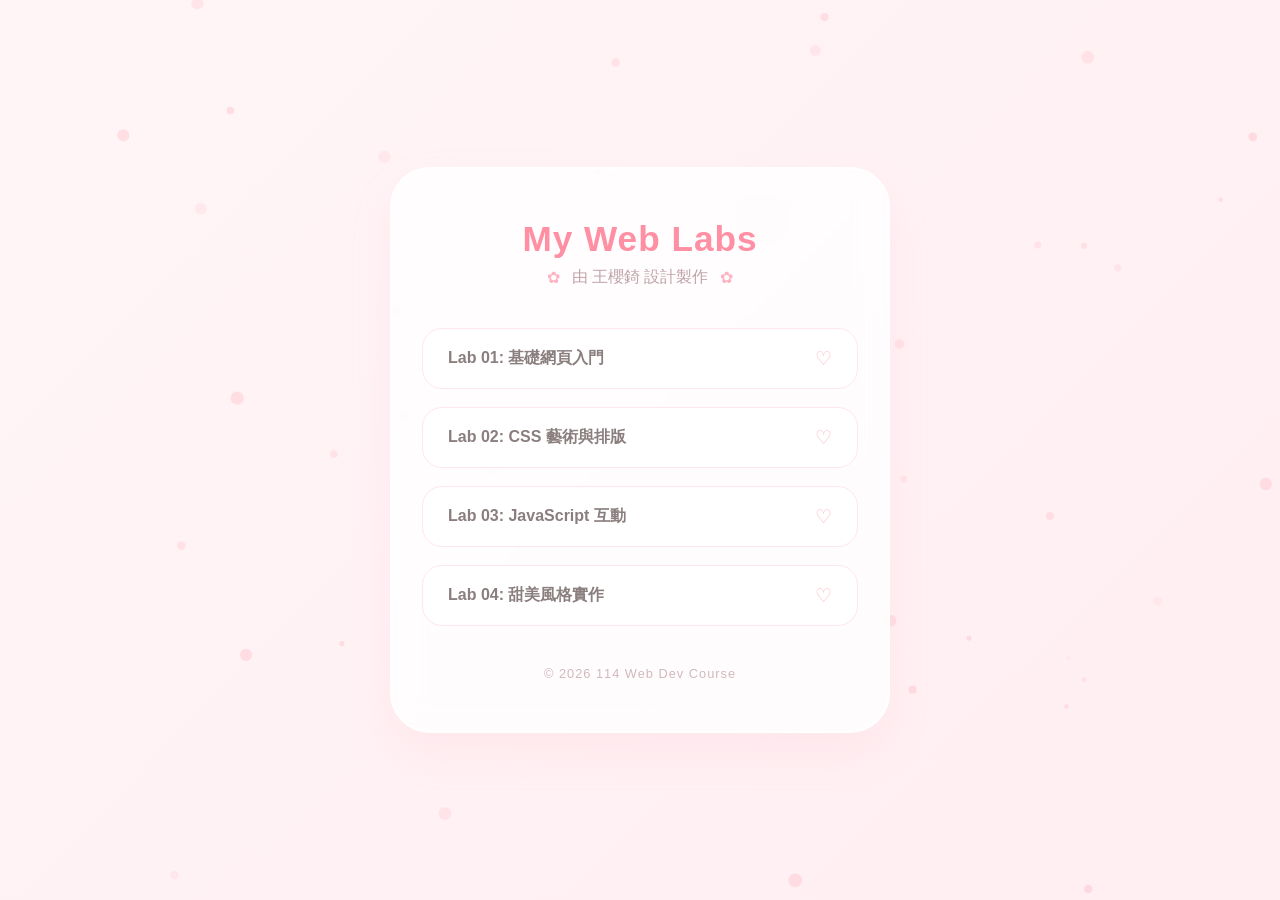
<file: index.html>
<!DOCTYPE html>
<html lang="zh-Hant">
<head>
    <meta charset="UTF-8">
    <meta name="viewport" content="width=device-width, initial-scale=1.0">
    <title>114 Web Labs - 櫻錡的練習作品集</title>
    <style>
        /* 基本重置與字體 */
        * {
            margin: 0;
            padding: 0;
            box-sizing: border-box;
            font-family: "PingFang TC", "Heiti TC", "Microsoft JhengHei", sans-serif;
        }

        body {
            background-color: #fffafa; /* 輕盈的雪白色 */
            color: #7a6e6e; /* 溫柔的灰褐色 */
            overflow-x: hidden;
            min-height: 100vh;
            display: flex;
            justify-content: center;
            align-items: center;
        }

        /* Canvas 背景樣式 - 夢幻泡泡感 */
        #bgCanvas {
            position: fixed;
            top: 0;
            left: 0;
            width: 100%;
            height: 100%;
            z-index: -1;
            background: linear-gradient(135deg, #fff5f7 0%, #ffeef2 100%);
        }

        /* 內容容器 */
        .container {
            width: 90%;
            max-width: 500px;
            text-align: center;
            z-index: 1;
            padding: 50px 30px;
            background: rgba(255, 255, 255, 0.8);
            backdrop-filter: blur(15px); /* 玻璃擬態 */
            border-radius: 40px; /* 超圓潤轉角 */
            border: 2px solid #ffffff;
            box-shadow: 0 20px 40px rgba(255, 182, 193, 0.15);
        }

        /* 標題與名字 */
        h1 {
            font-size: 2.2rem;
            font-weight: 700;
            margin-bottom: 8px;
            color: #ff8fa3; /* 甜美主色 */
            letter-spacing: 1px;
        }

        .author-name {
            font-size: 1rem;
            color: #bfa3a8;
            margin-bottom: 40px;
            display: flex;
            align-items: center;
            justify-content: center;
            gap: 12px;
        }

        .author-name::before, .author-name::after {
            content: "✿"; /* 用可愛的小花代替橫線 */
            color: #ffb3c1;
        }

        /* 導覽連結清單 */
        .nav-list {
            display: flex;
            flex-direction: column;
            gap: 18px;
        }

        .nav-item {
            text-decoration: none;
            background: #ffffff;
            padding: 18px 25px;
            border-radius: 20px;
            color: #8a7e7e;
            display: flex;
            justify-content: space-between;
            align-items: center;
            transition: all 0.3s ease;
            border: 1px solid #ffe5ec;
        }

        .nav-item:hover {
            background: #fff0f3;
            transform: translateY(-3px);
            border-color: #ffb3c1;
            box-shadow: 0 10px 20px rgba(255, 143, 163, 0.1);
        }

        .nav-item h3 {
            font-size: 1rem;
            font-weight: 600;
        }

        .nav-item .arrow {
            color: #ffb3c1;
            font-size: 1.2rem;
            transition: transform 0.3s ease;
        }

        .nav-item:hover .arrow {
            transform: translateX(5px);
        }

        /* 底部裝飾 */
        footer {
            margin-top: 40px;
            font-size: 0.8rem;
            color: #d1b8bc;
            letter-spacing: 1px;
        }
    </style>
</head>
<body>

    <canvas id="bgCanvas"></canvas>

    <div class="container">
        <header>
            <h1>My Web Labs</h1>
            <div class="author-name">由 王櫻錡 設計製作</div>
        </header>

        <nav class="nav-list">
            <a href="lab1/index.html" class="nav-item">
                <h3>Lab 01: 基礎網頁入門</h3>
                <span class="arrow">♡</span>
            </a>
            <a href="lab2/index.html" class="nav-item">
                <h3>Lab 02: CSS 藝術與排版</h3>
                <span class="arrow">♡</span>
            </a>
            <a href="lab3/index.html" class="nav-item">
                <h3>Lab 03: JavaScript 互動</h3>
                <span class="arrow">♡</span>
            </a>
            <a href="lab4/index.html" class="nav-item">
                <h3>Lab 04: 甜美風格實作</h3>
                <span class="arrow">♡</span>
            </a>
        </nav>

        <footer>
            &copy; 2026 114 Web Dev Course
        </footer>
    </div>

    <script>
        const canvas = document.getElementById('bgCanvas');
        const ctx = canvas.getContext('2d');
        let particles = [];

        function init() {
            canvas.width = window.innerWidth;
            canvas.height = window.innerHeight;
            particles = [];
            for (let i = 0; i < 50; i++) {
                particles.push({
                    x: Math.random() * canvas.width,
                    y: Math.random() * canvas.height,
                    radius: Math.random() * 5 + 2, // 泡泡大一點
                    speedX: (Math.random() - 0.5) * 0.3,
                    speedY: (Math.random() - 0.5) * 0.3,
                    opacity: Math.random() * 0.3 + 0.1
                });
            }
        }

        function draw() {
            ctx.clearRect(0, 0, canvas.width, canvas.height);
            particles.forEach(p => {
                ctx.beginPath();
                ctx.arc(p.x, p.y, p.radius, 0, Math.PI * 2);
                ctx.fillStyle = `rgba(255, 182, 193, ${p.opacity})`; // 粉色泡泡
                ctx.fill();
                p.x += p.speedX;
                p.y += p.speedY;
                if (p.x < 0 || p.x > canvas.width) p.speedX *= -1;
                if (p.y < 0 || p.y > canvas.height) p.speedY *= -1;
            });
            requestAnimationFrame(draw);
        }

        window.addEventListener('resize', init);
        init();
        draw();
    </script>
</body>
</html>
</file>
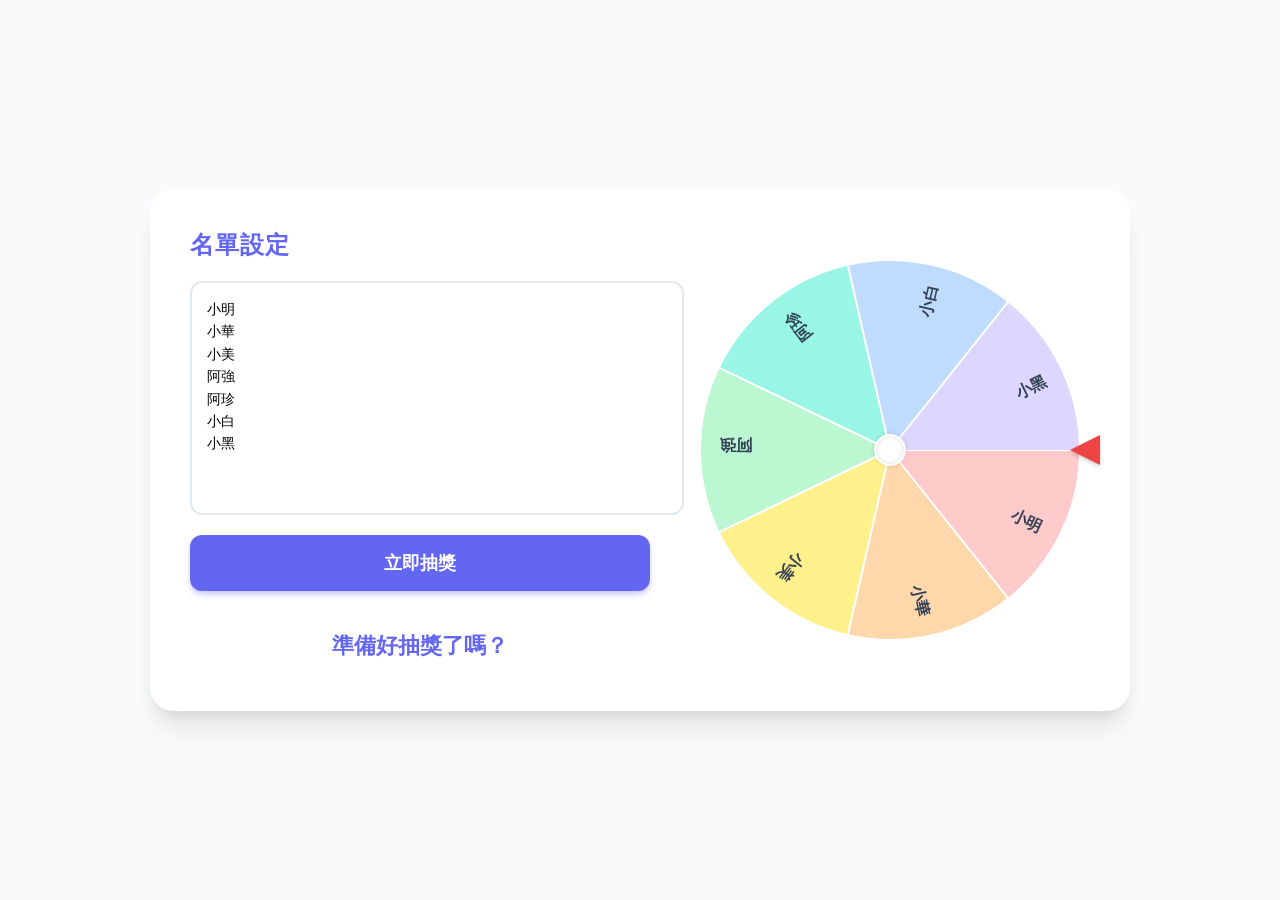
<file: lab1/index.html>
<!DOCTYPE html>
<html lang="zh-TW">
<head>
    <meta charset="UTF-8">
    <meta name="viewport" content="width=device-width, initial-scale=1.0">
    <title>時尚隨機抽籤轉盤</title>
    <style>
        :root {
            --primary-color: #6366f1;
            --bg-color: #f8fafc;
            --card-bg: #ffffff;
            --text-color: #1e293b;
        }

        body {
            font-family: 'PingFang TC', 'Microsoft JhengHei', sans-serif;
            background-color: var(--bg-color);
            color: var(--text-color);
            margin: 0;
            display: flex;
            justify-content: center;
            align-items: center;
            min-height: 100vh;
        }

        .app-container {
            display: flex;
            flex-direction: row;
            gap: 40px;
            background: var(--card-bg);
            padding: 40px;
            border-radius: 24px;
            box-shadow: 0 20px 25px -5px rgba(0, 0, 0, 0.1), 0 10px 10px -5px rgba(0, 0, 0, 0.04);
            max-width: 900px;
            width: 95%;
            transition: all 0.3s ease;
        }

        @media (max-width: 768px) {
            .app-container {
                flex-direction: column;
                align-items: center;
                padding: 20px;
            }
        }

        /* 左側控制區 */
        .controls {
            flex: 1;
            display: flex;
            flex-direction: column;
            gap: 20px;
            min-width: 280px;
        }

        h2 {
            margin: 0;
            font-size: 1.5rem;
            color: var(--primary-color);
            letter-spacing: 1px;
        }

        textarea {
            width: 100%;
            height: 200px;
            padding: 15px;
            border: 2px solid #e2e8f0;
            border-radius: 12px;
            font-size: 14px;
            line-height: 1.6;
            resize: none;
            outline: none;
            transition: border-color 0.2s;
        }

        textarea:focus {
            border-color: var(--primary-color);
        }

        .spin-btn {
            background-color: var(--primary-color);
            color: white;
            border: none;
            padding: 16px;
            border-radius: 12px;
            font-size: 18px;
            font-weight: 600;
            cursor: pointer;
            transition: transform 0.1s, background-color 0.2s;
            box-shadow: 0 4px 6px -1px rgba(99, 102, 241, 0.4);
        }

        .spin-btn:hover {
            background-color: #4f46e5;
            transform: translateY(-2px);
        }

        .spin-btn:active {
            transform: translateY(0);
        }

        .spin-btn:disabled {
            background-color: #94a3b8;
            cursor: not-allowed;
            box-shadow: none;
        }

        /* 右側轉盤區 */
        .wheel-container {
            position: relative;
            display: flex;
            flex-direction: column;
            align-items: center;
            justify-content: center;
        }

        canvas {
            max-width: 100%;
            height: auto;
        }

        /* 指針 */
        .pointer {
            position: absolute;
            top: 50%;
            right: -10px;
            transform: translateY(-50%);
            width: 0;
            height: 0;
            border-top: 15px solid transparent;
            border-bottom: 15px solid transparent;
            border-right: 30px solid #ef4444; /* 紅色指針 */
            z-index: 10;
            filter: drop-shadow(0 2px 2px rgba(0,0,0,0.2));
        }

        .result-display {
            margin-top: 20px;
            height: 40px;
            font-size: 22px;
            font-weight: 700;
            color: var(--primary-color);
            text-align: center;
        }
    </style>
</head>
<body>

    <div class="app-container">
        <!-- 左側：輸入名單 -->
        <div class="controls">
            <h2>名單設定</h2>
            <textarea id="nameList" placeholder="輸入名單（每行一個）">小明
小華
小美
阿強
阿珍
小白
小黑</textarea>
            <button class="spin-btn" id="spinBtn" onclick="startSpin()">立即抽獎</button>
            <div id="result" class="result-display">準備好抽獎了嗎？</div>
        </div>

        <!-- 右側：轉盤畫布 -->
        <div class="wheel-container">
            <div class="pointer"></div>
            <canvas id="wheelCanvas" width="400" height="400"></canvas>
        </div>
    </div>

    <script>
        const canvas = document.getElementById('wheelCanvas');
        const ctx = canvas.getContext('2d');
        const nameInput = document.getElementById('nameList');
        const resultDisplay = document.getElementById('result');
        const spinBtn = document.getElementById('spinBtn');

        let names = [];
        let currentAngle = 0; // 當前旋轉角度
        let isSpinning = false;
        
        // 時尚配色清單
        const colors = [
            '#fecaca', '#fed7aa', '#fef08a', '#bbf7d0', 
            '#99f6e4', '#bfdbfe', '#ddd6fe', '#f5d0fe'
        ];

        // 初始化與事件監聽
        function init() {
            updateNames();
            nameInput.addEventListener('input', () => {
                if (!isSpinning) {
                    updateNames();
                    drawWheel();
                }
            });
            drawWheel();
        }

        function updateNames() {
            names = nameInput.value.split('\n')
                .map(n => n.trim())
                .filter(n => n !== "");
        }

        function drawWheel() {
            const centerX = canvas.width / 2;
            const centerY = canvas.height / 2;
            const radius = canvas.width / 2 - 10;

            ctx.clearRect(0, 0, canvas.width, canvas.height);

            if (names.length === 0) {
                // 空狀態
                ctx.beginPath();
                ctx.arc(centerX, centerY, radius, 0, 2 * Math.PI);
                ctx.fillStyle = '#f1f5f9';
                ctx.fill();
                ctx.strokeStyle = '#e2e8f0';
                ctx.stroke();
                return;
            }

            const arcSize = (2 * Math.PI) / names.length;

            names.forEach((name, i) => {
                const angle = currentAngle + i * arcSize;
                
                // 畫扇形
                ctx.beginPath();
                ctx.moveTo(centerX, centerY);
                ctx.arc(centerX, centerY, radius, angle, angle + arcSize);
                ctx.fillStyle = colors[i % colors.length];
                ctx.fill();
                ctx.strokeStyle = '#ffffff';
                ctx.lineWidth = 2;
                ctx.stroke();

                // 畫文字
                ctx.save();
                ctx.translate(centerX, centerY);
                ctx.rotate(angle + arcSize / 2);
                ctx.textAlign = "right";
                ctx.fillStyle = "#334155";
                ctx.font = "bold 16px sans-serif";
                ctx.fillText(name, radius - 20, 10);
                ctx.restore();
            });

            // 畫中心圓
            ctx.beginPath();
            ctx.arc(centerX, centerY, 15, 0, 2 * Math.PI);
            ctx.fillStyle = "#ffffff";
            ctx.fill();
            ctx.shadowBlur = 5;
            ctx.shadowColor = "rgba(0,0,0,0.2)";
            ctx.stroke();
        }

        function startSpin() {
            if (isSpinning || names.length === 0) return;

            isSpinning = true;
            spinBtn.disabled = true;
            resultDisplay.innerText = "旋轉中...";

            // 隨機旋轉力度 (隨機增加 10~20 圈再停下)
            let rotationSpeed = 0.2 + Math.random() * 0.2; // 初始速度
            const friction = 0.985; // 摩擦力，數字越大轉越久
            
            function animate() {
                currentAngle += rotationSpeed;
                rotationSpeed *= friction; // 模擬減速

                drawWheel();

                if (rotationSpeed > 0.002) {
                    requestAnimationFrame(animate);
                } else {
                    stopSpin();
                }
            }
            animate();
        }

        function stopSpin() {
            isSpinning = false;
            spinBtn.disabled = false;

            // 計算指針指向的名字 (指針在右側，即 0 或 2PI 位置)
            // 因為 canvas 座標系統中 0 是右邊，所以我們看當前角度在對準誰
            const arcSize = (2 * Math.PI) / names.length;
            
            // 歸一化角度到 0 ~ 2PI 之間
            let normalizedAngle = currentAngle % (2 * Math.PI);
            // 修正：指針在 0 度位置，我們需要計算哪個扇形包含 0 度
            // 扇形 i 的範圍是 [currentAngle + i*arc, currentAngle + (i+1)*arc]
            // 反推：(0 - currentAngle) / arcSize
            let winningIndex = Math.floor((2 * Math.PI - normalizedAngle) / arcSize) % names.length;
            
            if (winningIndex < 0) winningIndex += names.length;

            const winner = names[winningIndex];
            resultDisplay.innerText = `恭喜中獎：${winner} 🎉`;
        }

        // 啟動程式
        init();
    </script>
</body>
</html>
</file>
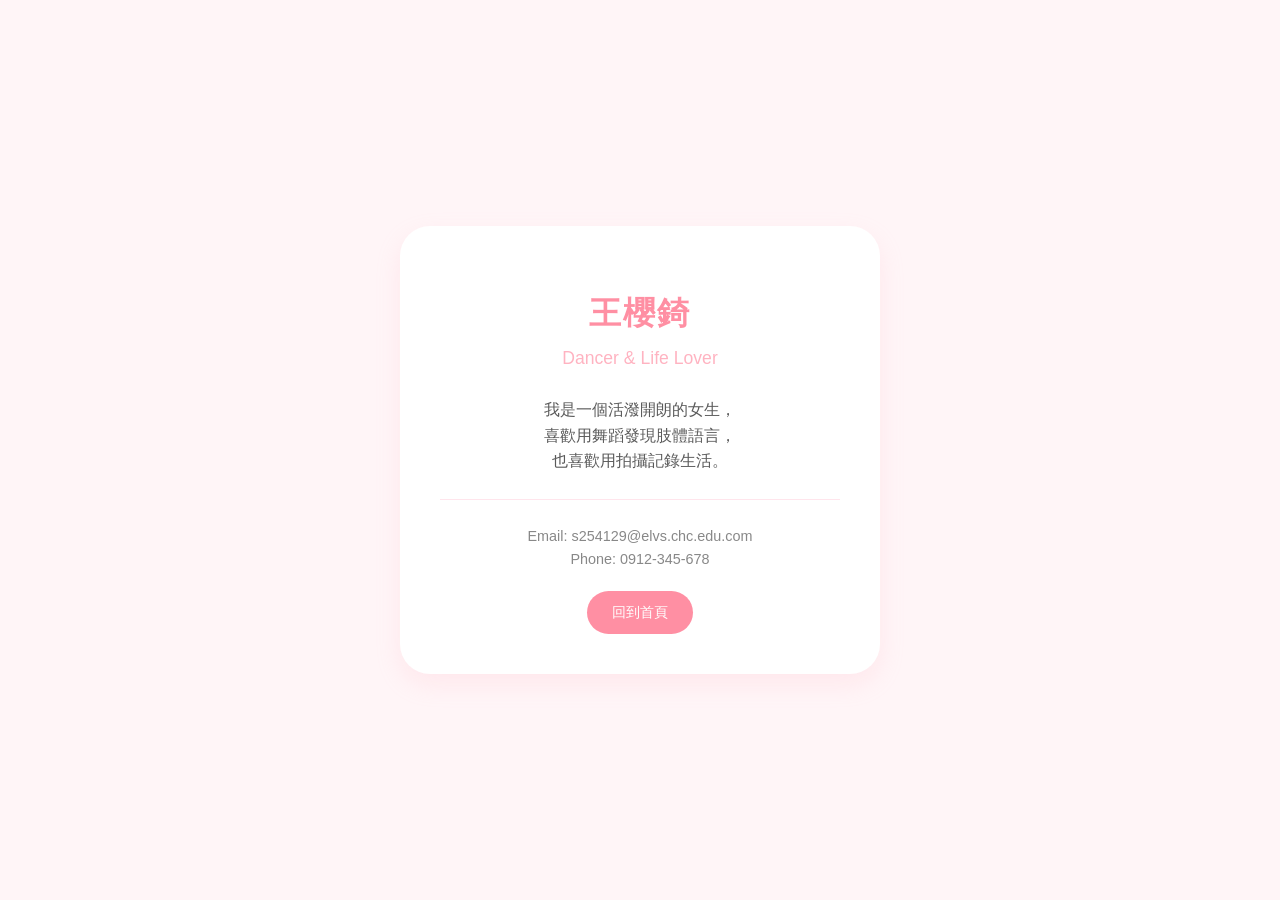
<file: lab2/index.html>
<!DOCTYPE html>
<html lang="zh-Hant">
<head>
    <meta charset="UTF-8">
    <meta name="viewport" content="width=device-width, initial-scale=1.0">
    <title>關於王櫻錡</title>
    <style>
        /* 基礎設定 */
        body {
            background-color: #fff5f7; /* 極淺粉色背景 */
            color: #5a5a5a; /* 深灰色字體，比純黑更柔和 */
            font-family: "PingFang TC", "Heiti TC", "Microsoft JhengHei", sans-serif;
            display: flex;
            justify-content: center;
            align-items: center;
            min-height: 100vh;
            margin: 0;
            line-height: 1.6;
        }

        /* 卡片容器 */
        .container {
            background-color: #ffffff;
            padding: 40px;
            border-radius: 30px; /* 圓角效果 */
            box-shadow: 0 10px 25px rgba(255, 182, 193, 0.2); /* 淡淡的粉紅陰影 */
            text-align: center;
            max-width: 400px;
            width: 90%;
        }

        /* 標題樣式 */
        h1 {
            color: #ff8fa3; /* 甜美粉紅色 */
            font-size: 2rem;
            margin-bottom: 5px;
            letter-spacing: 2px;
        }

        h2 {
            color: #ffb3c1;
            font-size: 1.1rem;
            font-weight: normal;
            margin-top: 0;
            margin-bottom: 25px;
        }

        /* 段落與文字 */
        p {
            font-size: 1rem;
            margin: 15px 0;
        }

        /* 裝飾線 */
        hr {
            border: none;
            border-top: 1px solid #ffe5ec;
            margin: 25px 0;
        }

        /* 聯絡資訊樣式 */
        .contact {
            font-size: 0.9rem;
            color: #888;
        }

        /* 按鈕樣式 (取代原本的超連結) */
        .btn {
            display: inline-block;
            margin-top: 20px;
            padding: 10px 25px;
            background-color: #ff8fa3;
            color: white;
            text-decoration: none;
            border-radius: 50px;
            transition: 0.3s;
            font-size: 0.9rem;
        }

        .btn:hover {
            background-color: #ff758f;
            transform: translateY(-2px);
        }
    </style>
</head>
<body>

    <div class="container">
        <h1>王櫻錡</h1>

        <h2>Dancer & Life Lover</h2>

        <p>
            我是一個活潑開朗的女生，<br>
            喜歡用舞蹈發現肢體語言，<br>
            也喜歡用拍攝記錄生活。
        </p>

        <hr>

        <div class="contact">
            Email: s254129@elvs.chc.edu.com<br>
            Phone: 0912-345-678
        </div>

        <a href="index.html" class="btn">回到首頁</a>
    </div>

</body>
</html>
</file>
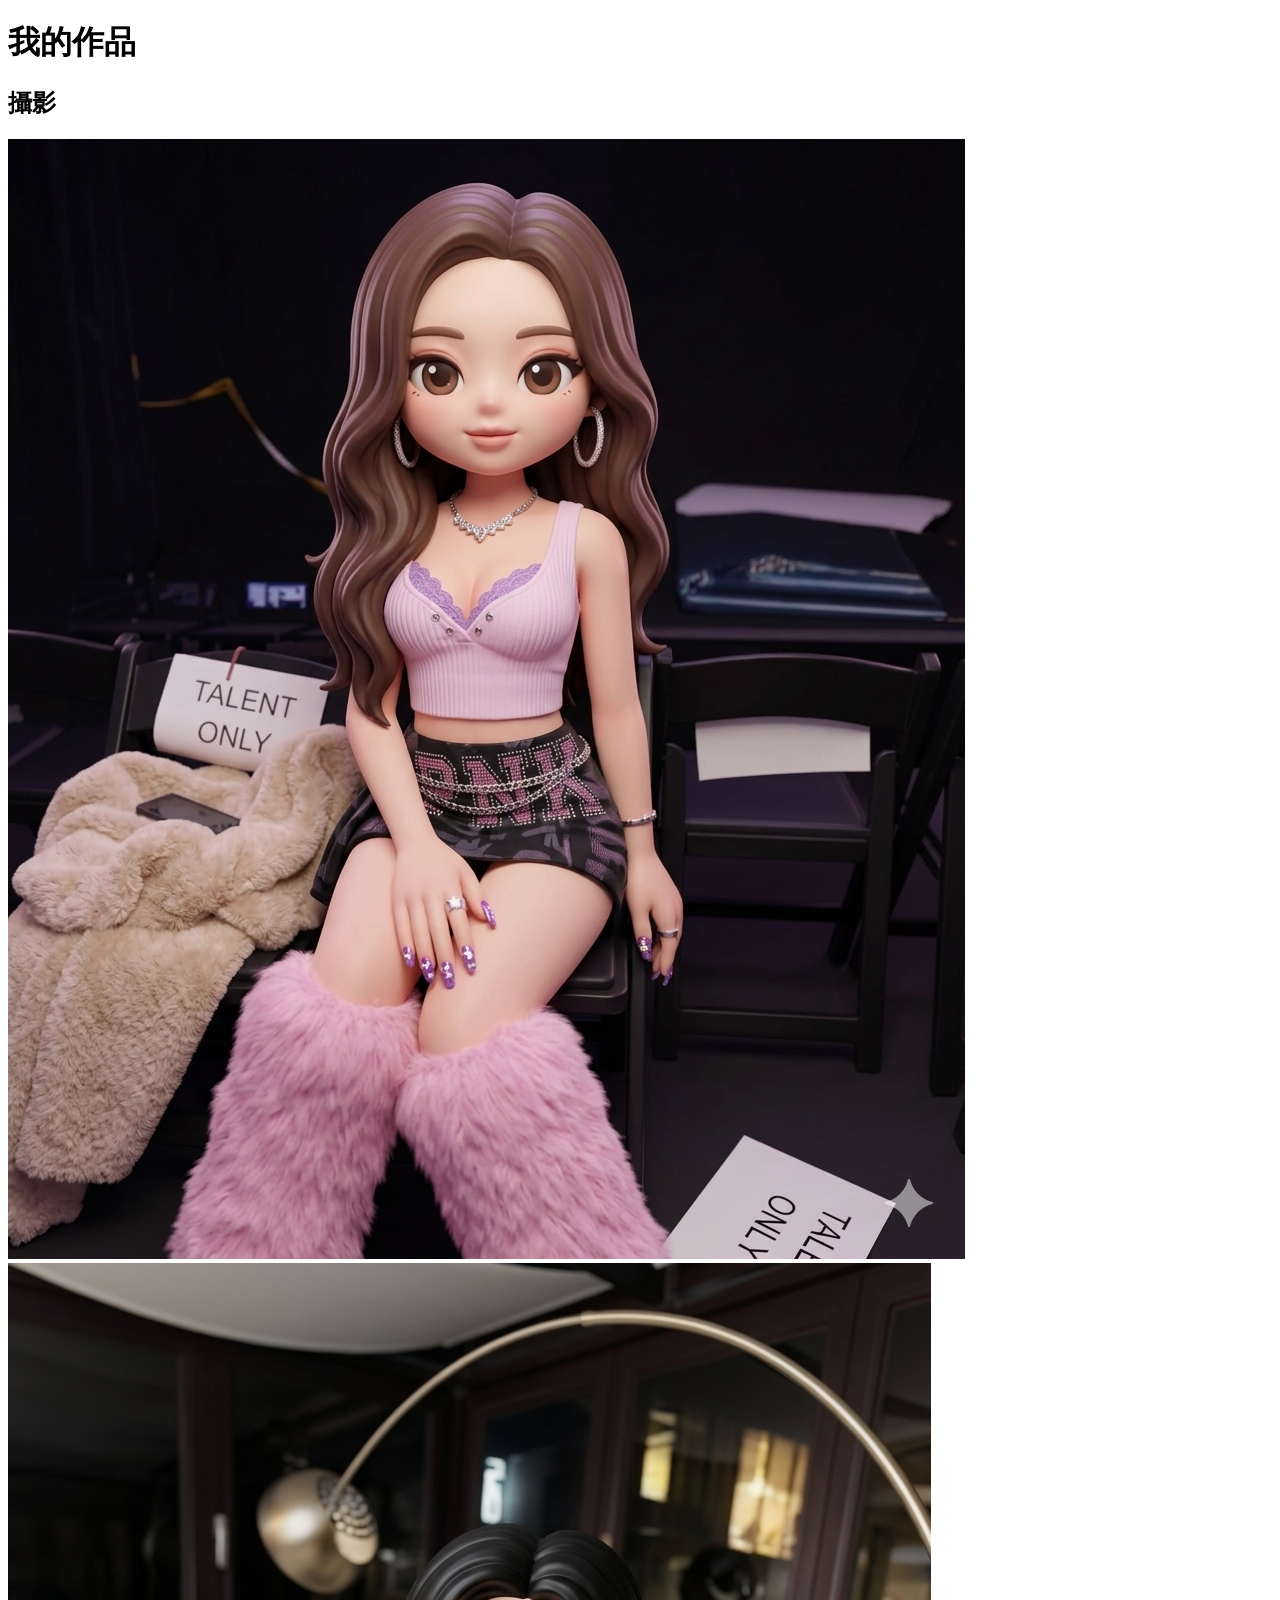
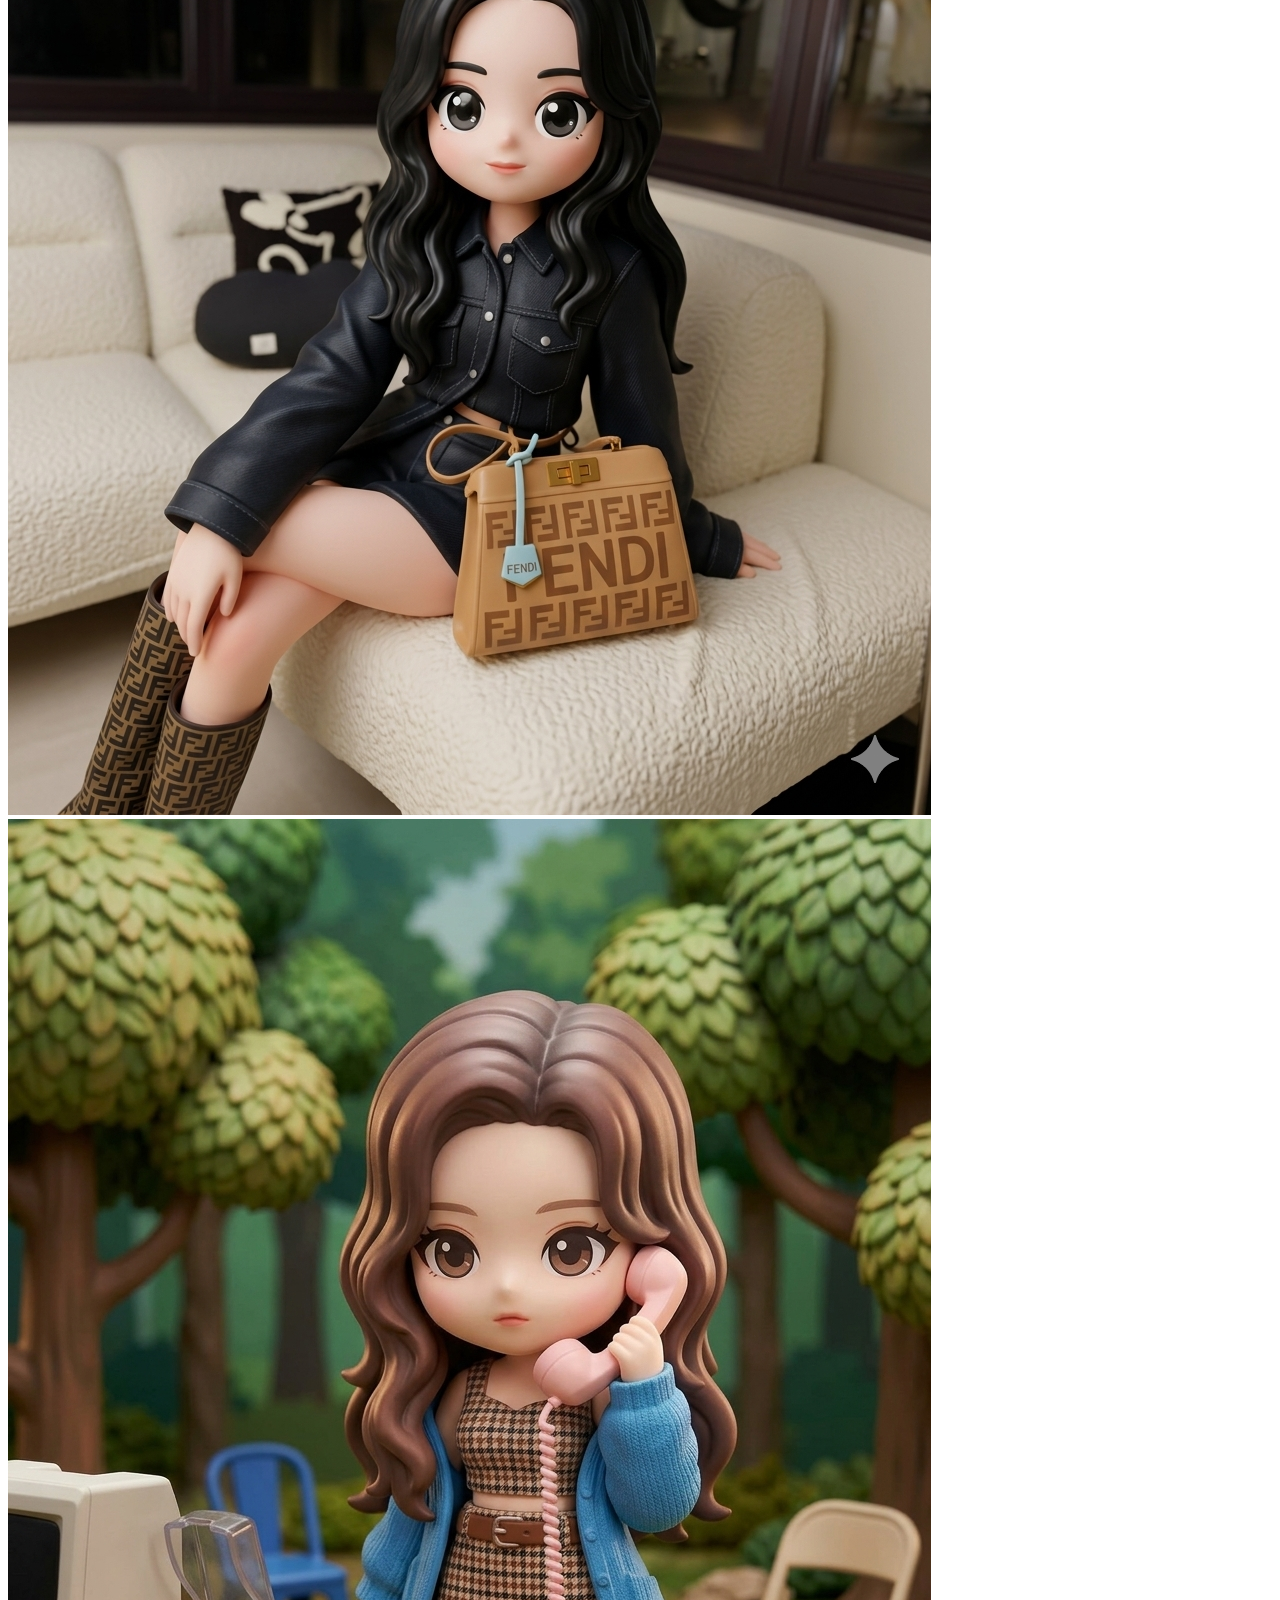
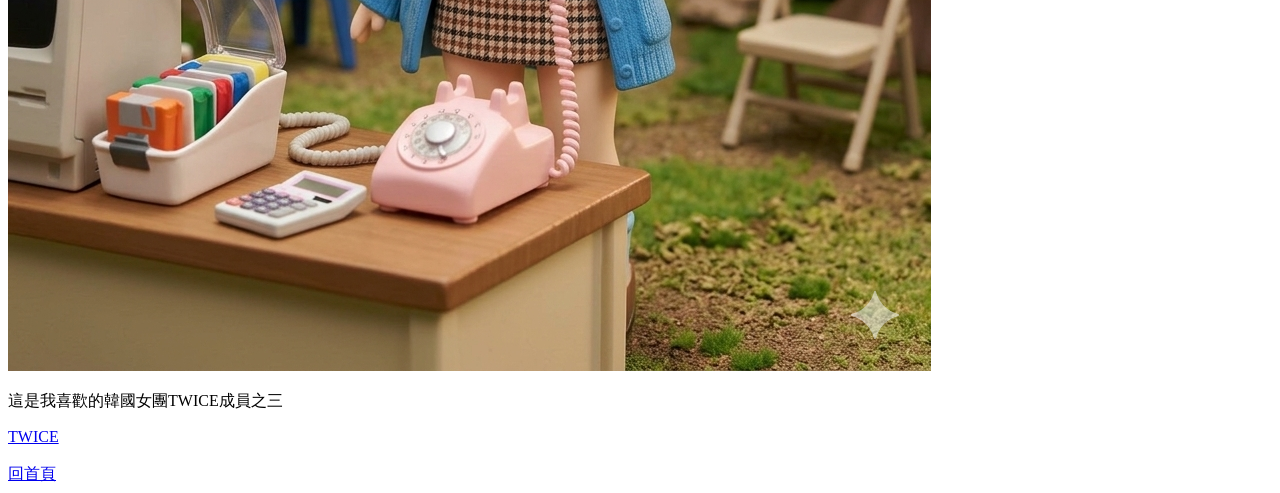
<file: lab3/index.html>
<!DOCTYPE html>
<html lang="en">
<head>
    <meta charset="UTF-8">
    <meta http-equiv="X-UA-Compatible" content="IE=edge">
    <meta name="viewport" content="width=device-width, initial-scale=1.0">
    <title>Lab3：圖片與超連結頁面</title>
</head>
<body>
    <h1>我的作品</h1>
    <h2>攝影</h2>
    <img src="a1.png" alt="周子瑜">
    <img src="a2.png" alt="Mina">
    <img src="a3.png" alt="Sana">
    <p>這是我喜歡的韓國女團TWICE成員之三</p>
    <a href="https://youtu.be/eHHQaoEW30Q?si=Gz1u9tvJ5xqxl87M" target="_blank">TWICE</a>
    <br><br>
    <a href="../index.html">回首頁</a>
</body>
</html>
</file>
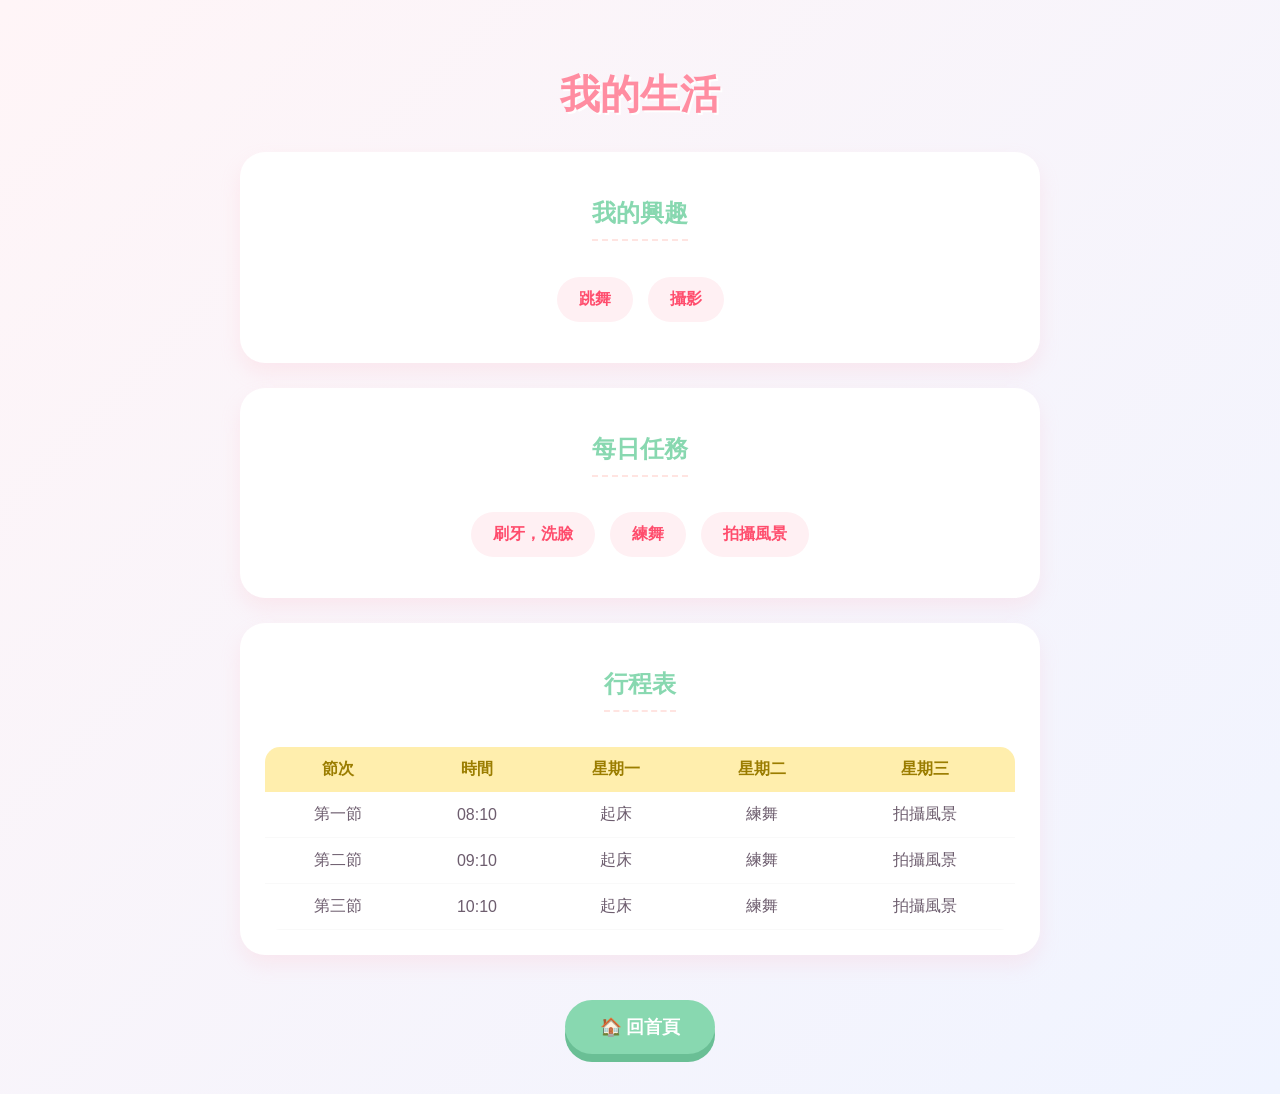
<file: lab4/index.html>
<!DOCTYPE html>
<html lang="zh-Hant">
<head>
    <meta charset="UTF-8">
    <meta http-equiv="X-UA-Compatible" content="IE=edge">
    <meta name="viewport" content="width=device-width, initial-scale=1.0">
    <title>LAB4 - 我的甜美生活</title>
    <link rel="stylesheet" href="style.css">
</head>
<body>

    <div class="main-container">
        <h1>我的生活</h1>

        <section class="card">
            <h2>我的興趣</h2>
            <ul>
                <li>跳舞</li>
                <li>攝影</li>
            </ul>
        </section>

        <section class="card">
            <h2>每日任務</h2>
            <ol>
                <li>刷牙，洗臉</li>
                <li>練舞</li>
                <li>拍攝風景</li>
            </ol>
        </section>

        <section class="card">
            <h2>行程表</h2>
            <table border="0">
                <thead>
                    <tr>
                        <th>節次</th>
                        <th>時間</th>
                        <th>星期一</th>
                        <th>星期二</th>
                        <th>星期三</th>
                    </tr>
                </thead>
                <tbody>
                    <tr>
                        <td>第一節</td>
                        <td>08:10</td>
                        <td>起床</td>
                        <td>練舞</td>
                        <td>拍攝風景</td>
                    </tr>
                    <tr>
                        <td>第二節</td>
                        <td>09:10</td>
                        <td>起床</td>
                        <td>練舞</td>
                        <td>拍攝風景</td>
                    </tr>
                    <tr>
                        <td>第三節</td>
                        <td>10:10</td>
                        <td>起床</td>
                        <td>練舞</td>
                        <td>拍攝風景</td>
                    </tr>
                </tbody>
            </table>
        </section>

        <a href="index.html" class="home-btn">🏠 回首頁</a>
    </div>

</body>
</html>
</file>
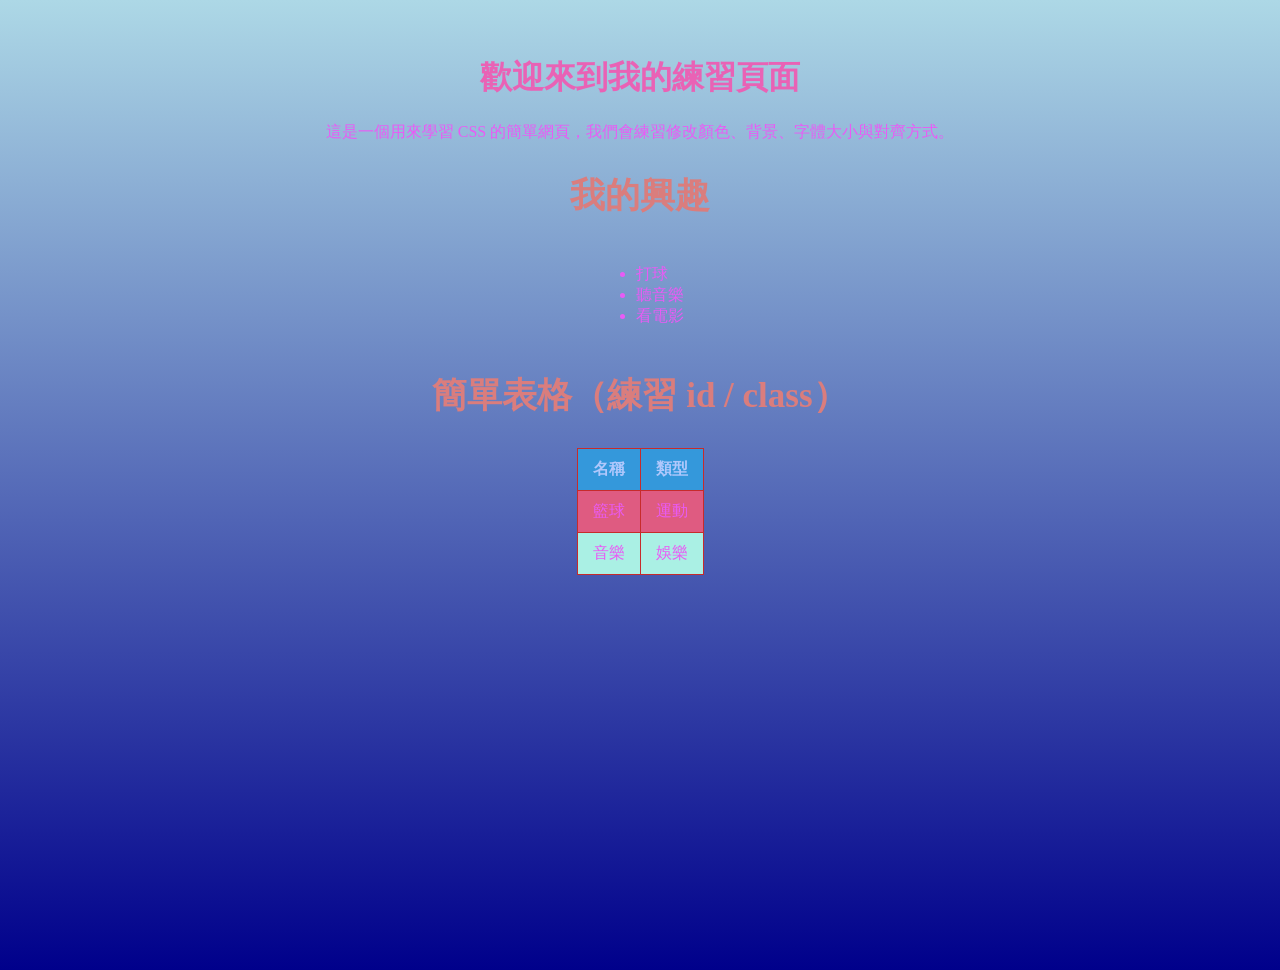
<file: lab5/index.html>
<!DOCTYPE html>
<html lang="zh-Hant">
<head>
    <meta charset="UTF-8">
    <meta name="viewport" content="width=device-width, initial-scale=1.0">
    <title>CSS 練習頁面</title>
    <link rel="stylesheet" href="style.css">
</head>
<body>
    <h1>歡迎來到我的練習頁面</h1>

    <p>
        這是一個用來學習 CSS 的簡單網頁，我們會練習修改顏色、背景、字體大小與對齊方式。
    </p>

    <h2>我的興趣</h2>
    <ul>
        <li>打球</li>
        <li>聽音樂</li>
        <li>看電影</li>
    </ul>

    <h2>簡單表格（練習 id / class）</h2>
    <table id="my-table">
        <tr>
            <th>名稱</th>
            <th>類型</th>
        </tr>
        <tr class="row1">
            <td>籃球</td>
            <td>運動</td>
        </tr>
        <tr class="row2">
            <td>音樂</td>
            <td>娛樂</td>
        </tr>
    </table>
</body>
</html>
</file>
<file: lab4/style.css>
/* 全域設定 */
body {
    background: linear-gradient(135deg, #fff5f7 0%, #f0f4ff 100%); /* 甜美的粉藍漸層 */
    font-family: "Microsoft JhengHei", sans-serif;
    display: flex;
    justify-content: center;
    align-items: center;
    padding: 40px 20px;
    margin: 0;
    color: #6d5d6e;
}

.main-container {
    max-width: 800px;
    width: 100%;
    text-align: center;
}

/* 標題設計 */
h1 {
    color: #ff8da1;
    font-size: 2.5rem;
    text-shadow: 2px 2px 0px #fff;
    margin-bottom: 30px;
}

/* 卡片式設計 */
.card {
    background: white;
    border-radius: 25px;
    padding: 25px;
    margin-bottom: 25px;
    box-shadow: 0 10px 20px rgba(255, 182, 193, 0.2);
    transition: transform 0.3s ease;
}

.card:hover {
    transform: translateY(-5px); /* 輕微浮起感 */
}

h2 {
    color: #88d8b0; /* 薄荷綠 */
    border-bottom: 2px dashed #ffe4e1;
    padding-bottom: 10px;
    display: inline-block;
}

/* 列表變身可愛按鈕 */
ul, ol {
    list-style: none;
    padding: 0;
    display: flex;
    justify-content: center;
    gap: 15px;
    flex-wrap: wrap;
}

li {
    background: #fff0f3;
    color: #ff4d6d;
    padding: 10px 20px;
    border-radius: 50px;
    font-weight: bold;
    cursor: pointer;
    border: 2px solid transparent;
    transition: all 0.3s cubic-bezier(0.175, 0.885, 0.32, 1.275); /* 彈性過渡 */
}

li:hover {
    background: #ff4d6d;
    color: white;
    transform: scale(1.1) rotate(3deg); /* 放大並旋轉 */
    box-shadow: 0 5px 15px rgba(255, 77, 109, 0.3);
}

/* 表格美化 */
table {
    width: 100%;
    border-collapse: separate;
    border-spacing: 0;
    border-radius: 15px;
    overflow: hidden;
    margin-top: 15px;
}

th {
    background-color: #ffeead;
    color: #9b7d00;
    padding: 12px;
}

td {
    padding: 12px;
    background-color: #fff;
    border-bottom: 1px solid #f9f9f9;
}

tr:hover td {
    background-color: #fff9fa; /* 滑過表格行時變色 */
}

/* 回首頁按鈕動畫 (核心重點) */
.home-btn {
    display: inline-block;
    margin-top: 20px;
    padding: 15px 35px;
    background: #88d8b0; /* 薄荷綠 */
    color: white;
    text-decoration: none;
    border-radius: 50px;
    font-weight: bold;
    font-size: 1.1rem;
    box-shadow: 0 8px 0px #6abf95; /* 按鈕厚度感 */
    transition: all 0.2s ease;
}

.home-btn:hover {
    background: #a1e9c5;
    transform: translateY(3px); /* 往下壓一點 */
    box-shadow: 0 5px 0px #6abf95;
}

.home-btn:active {
    transform: translateY(8px); /* 點擊時完全壓下去 */
    box-shadow: 0 0px 0px #6abf95;
}

/* 增加一個閃爍小動畫 */
@keyframes heartBeat {
    0% { transform: scale(1); }
    50% { transform: scale(1.05); }
    100% { transform: scale(1); }
}

.home-btn {
    animation: heartBeat 2s infinite ease-in-out; /* 讓按鈕像心跳一樣跳動 */
}
</file>
<file: lab5/style.css>
h1 {
    color: #e962b5;
  }

  body {
    /* 使用 linear-gradient 達成漸層效果 */
    background: linear-gradient(to bottom, #ADD8E6, #00008B);
    
    /* 為了確保漸層填滿整個視窗，建議加上這兩行 */
    min-height: 100vh;
    margin: 0;
    text-align: center;
  padding: 35px;
  color: hsl(295, 89%, 66%);
}
  
  h2 {
    font-size: 35px;
    color: #da7d7d;
    text-align: center;
  }

  table {
    margin: 35px auto;
    border-collapse: collapse;
  }
  ul {
    display: inline-block;
    text-align: left;
  }
  
  th,
  td {
    border: 1px solid #e43131;
    padding: 10px 15px;
  }
  
  th {
    background-color: #f1aa4c;
    color: rgb(255, 255, 255);
  }
  table {
    margin: 20px auto;
    border-collapse: collapse;
  }
  
  th,
  td {
    border: 1px solid #c72b2b;
    padding: 10px 15px;
  }
  
  th {
    background-color: #3498db;
    color: rgb(176, 200, 252);
  }
  #my-table {
    background-color: rgb(223, 89, 89);
  }
  
  .row1 {
    background-color: #df5dc360;
  }
  
  .row2 {
    background-color: #aaf0e4;
  }
</file>
